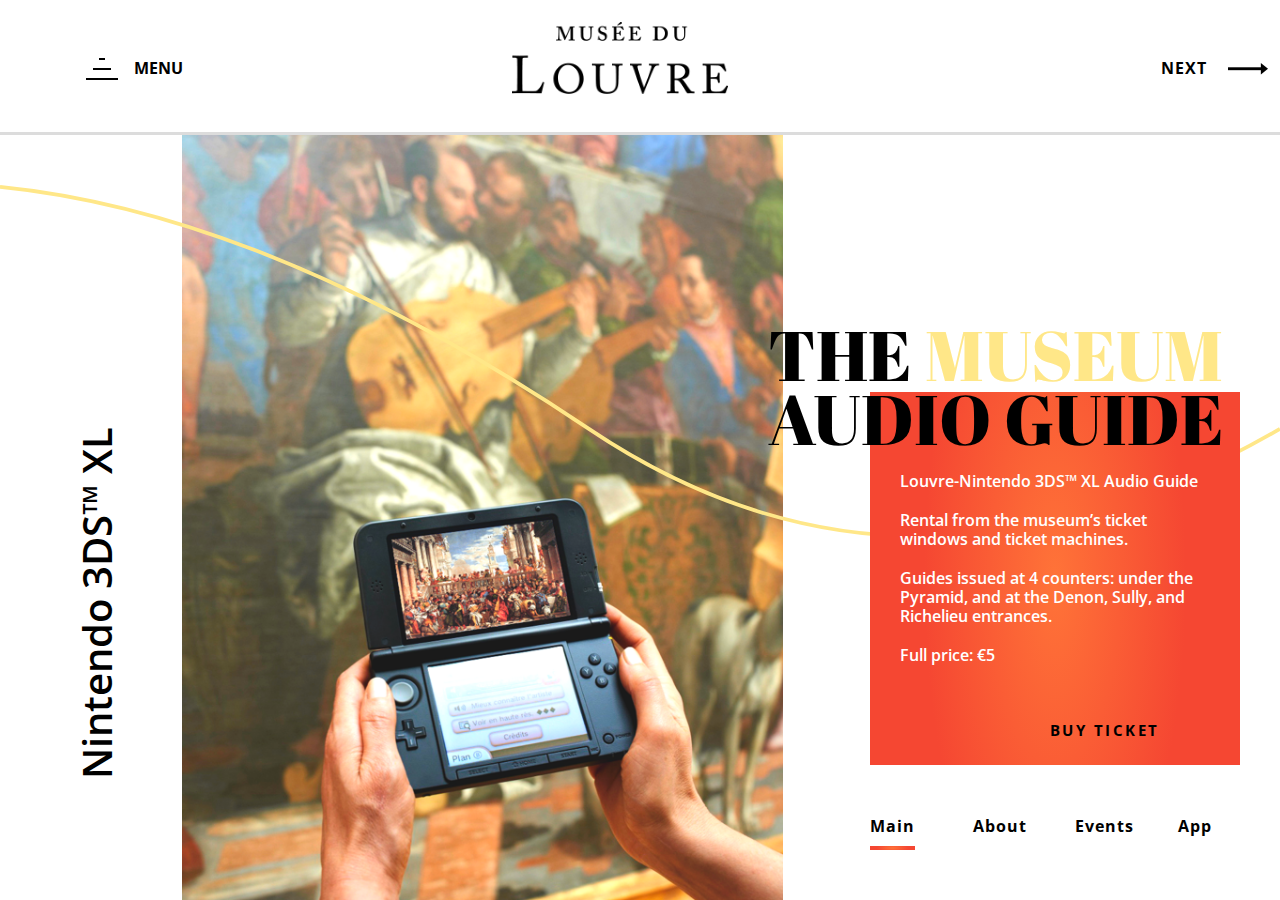
<file: index.html>
<!doctype html>
<html lang="pl">

<head>
	<meta charset="utf-8">
	<title>Musée du Louvre</title>
	<link rel="stylesheet" type="text/css" href="styles.css" />
	<link href="https://fonts.googleapis.com/css?family=Abril+Fatface" rel="stylesheet">
	<link href="https://fonts.googleapis.com/css?family=Open+Sans:400,400i,600,600i,700,700i" rel="stylesheet">
	<meta name="viewport" content="width=device-width, initial-scale=1.0">

</head>

<body>
	<main class="content">
		<header class="header__main">
			<div class="header__menu">
				<img src="./img/menu.svg" alt="menu">
				<a href="#menu">MENU</a>
			</div>
			<div class="header__logo">
				<img src="./img/logo.png" alt="Musée du Louvre">
			</div>
			<a href="about.html" class="header__next"><span>NEXT</span> <img src="./img/next.png" alt="next"></a>
		</header>

		<section class="section__container">
			<div class="view__buy-ticket">
				BUY TICKET
			</div>
			<a class="page-label page-label--is-active" href="index.html">Main</a>
			<a class="page-label" href="about.html">About</a>
			<a class="page-label" href="events.html">Events</a>
			<a class="page-label" href="app.html">App</a>
			<div class="section__aside__label">
				<h4 class="section__aside__label__nintendo">Nintendo 3DS&#8482 XL</h4>
			</div>
			<div class="section__nintendoImage">
				<img src="./img/n3ds.png" alt="nintendo">
			</div>

			<svg class="section__wave" xmlns="http://www.w3.org/2000/svg" viewBox="0 0 2380 795">
				<path d="M0 -50 Q 500 0, 1095 400 T 2380 400" stroke-width="7" stroke="#ffe788" fill="transparent" />
			</svg>
			<h3 class="section__title">THE<span> MUSEUM</span><br /> AUDIO GUIDE</h3>
			<div class="section__description__container">
				<p>Louvre-Nintendo 3DS™ XL Audio Guide</p>

				<p>Rental from the museum’s ticket windows and ticket machines.</p>

				<p>Guides issued at 4 counters:
					under the Pyramid, and at the Denon, Sully, and Richelieu entrances.</p>

				<p>Full price: €5</p>
			</div>
		</section>
	</main>
</body>


</html>




<!--
                <p>
                    Lorem ipsum dolor sit amet, consectetur adipiscing elit. In convallis dignissim metus vitae suscipit. Proin mattis sapien non magna tincidunt,
                    sed pellentesque nulla cursus. Praesent accumsan malesuada ex, sit amet aliquam augue scelerisque eu. Nunc mollis, diam ut tempus molestie,
                    leo odio molestie enim, sit amet volutpat ex mi consequat quam. Maecenas justo libero, aliquam quis nunc at, volutpat fringilla quam.
                    Nulla a sem sed leo imperdiet eleifend in quis nulla. Sed hendrerit, sapien eu finibus pharetra, nisi eros posuere nulla, eget lacinia ex
                    nisi vel ipsum. Pellentesque sit amet tortor massa. Donec a commodo quam, at congue tortor. Ut ornare eros nec urna commodo laoreet.
                    Vestibulum ante ipsum primis in faucibus orci luctus et ultrices posuere cubilia Curae; Curabitur dictum erat in neque efficitur consectetur.
                </p>
            
			<article>
                <header>
                    <h2>Lorem ipsum dwa</h2>
                    <p>13 Października 2018, <span>Paweł</span></p>
                </header>

                <a>
                    Lorem ipsum dolor sit amet, consectetur adipiscing elit. In convallis dignissim metus vitae suscipit. Proin mattis sapien non magna tincidunt,
                    sed pellentesque nulla cursus. Praesent accumsan malesuada ex, sit amet aliquam augue scelerisque eu. Nunc mollis, diam ut tempus molestie,
                    leo odio molestie enim, sit amet volutpat ex mi consequat quam. Maecenas justo libero, aliquam quis nunc at, volutpat fringilla quam.
                    Nulla a sem sed leo imperdiet eleifend in quis nulla. Sed hendrerit, sapien eu finibus pharetra, nisi eros posuere nulla, eget lacinia ex
                    nisi vel ipsum. Pellentesque sit amet tortor massa. Donec a commodo quam, at congue tortor. Ut ornare eros nec urna commodo laoreet.
                    Vestibulum ante ipsum primis in faucibus orci luctus et ultrices posuere cubilia Curae; Curabitur dictum erat in neque efficitur consectetur.
                </a>
            </article>
        

        <aside>
            <section>
                <h3>Archiwum</h3>

                <ul>
                    <li><a href="#">Kwiecień 2018 (1)</a></li>
                    <li><a href="#">Wrzesień 2018 (7)</a></li>
                    <li><a href="#">Grudzień 2017 (5)</a></li>
                </ul>
            </section>
			<section>
				<h3>Formularz kontaktowy</h3>
				
				<form action="/action_page.php">
					Imię:<br>
					<input type="text" name="firstname">
					<br>
					Nazwisko:<br>
					<input type="text" name="lastname">
					<br>
					Treść wiadomości:<br>
					<input type="text" name="words">
					<br><br>
					<input type="submit" value="Wyślij">
				</form> 
			</section>
            <section>
                <h3>Tagi</h3>

                <ul>
                    <li><a href="#">blog</a></li>
                    <li><a href="#">sport</a></li>
                </ul>
            </section>
        </aside>
    </div>

    <footer>
        <p>Jakub Szajna</a></p>
    </footer>
</body>   -->
</file>
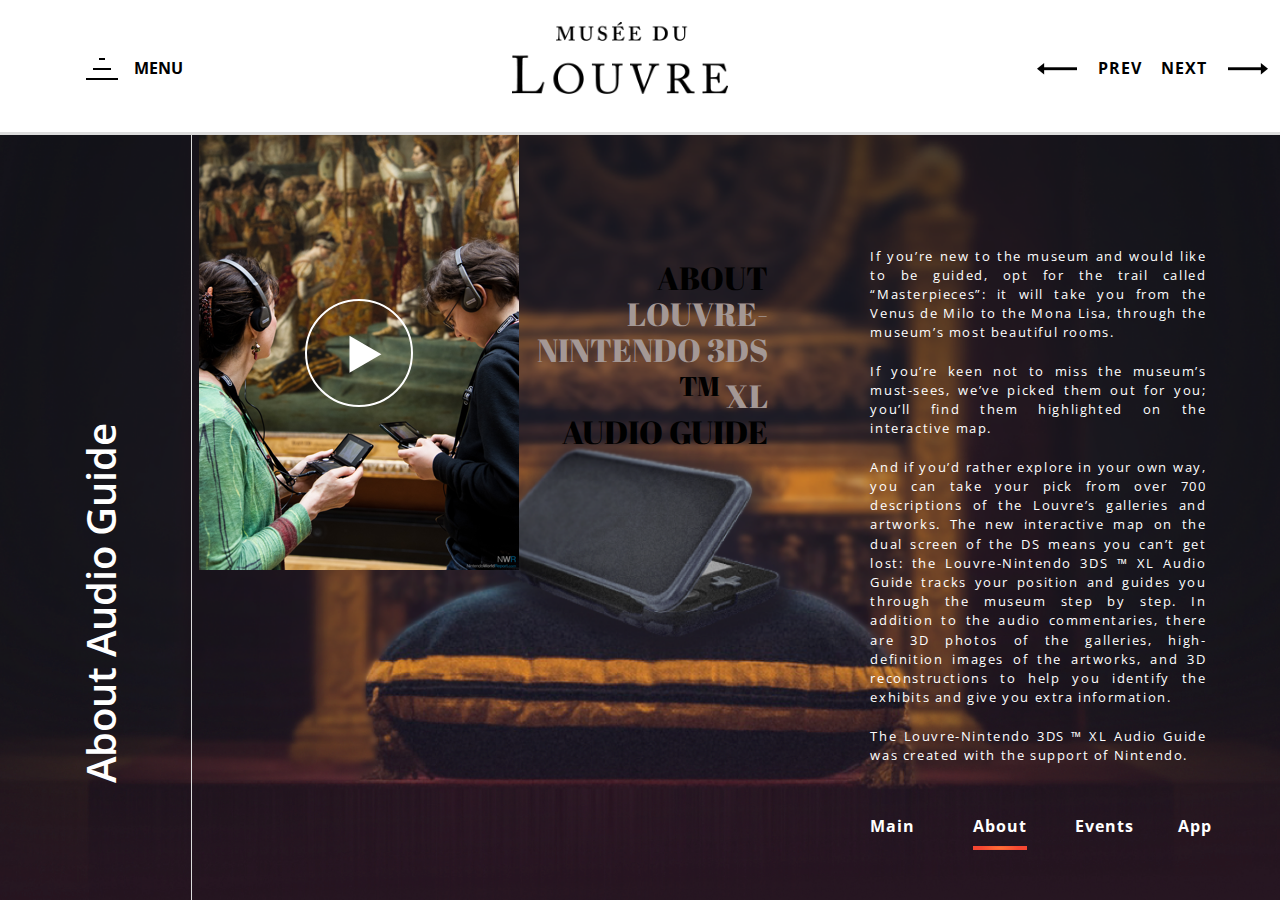
<file: about.html>
<!doctype html>
<html lang="pl">

<head>
    <meta charset="utf-8">
    <title>about-Musée du Louvre</title>
    <link rel="stylesheet" type="text/css" href="styles.css" />
    <link href="https://fonts.googleapis.com/css?family=Abril+Fatface" rel="stylesheet">
    <link href="https://fonts.googleapis.com/css?family=Open+Sans:400,400i,600,600i,700,700i" rel="stylesheet">

</head>

<body>
    <main class="content">
        <header class="header__main">
            <div class="header__menu">
                <img src="./img/menu.svg" alt="menu">
                <a href="#menu">MENU</a>
            </div>
            <div class="header__logo">
                <img src="./img/logo.png" alt="Musée du Louvre">
            </div>
            <a href="index.html" class="header__prev"><img src="./img/prev.png" alt="next"> <span>PREV</span></a>
            <a href="events.html" class="header__next"><span>NEXT</span> <img src="./img/next.png" alt="next"></a>
        </header>

        <article class="about__container view--page-about section__container">
            <a class="page-label page-label--white" href="index.html">Main</a>
            <a class="page-label page-label--white page-label--is-active" href="about.html">About</a>
            <a class="page-label page-label--white" href="events.html">Events</a>
            <a class="page-label page-label--white" href="app.html">App</a>
            <div class="section__aside__label">
                <h4 class="section__aside__label__about">About Audio Guide</h4>
            </div>
            <div class="view__video-container">
                <div class="view__video-container-inner">
                    <img src="img/video.png" class="view__video-element">
                    <img src="img/play.svg" class="view__video-play">
                </div>
            </div>
            <h3>
                About
                <span>Louvre-Nintendo 3DS <sup>TM</sup> XL</span>
                Audio Guide
            </h3>
            <div class="section__description__container__about">
                <p>If you’re new to the museum and would like to be guided, opt for the trail called “Masterpieces”:
                    it will take you from the Venus de Milo to the Mona Lisa, through the museum’s most beautiful
                    rooms.</p> </br>

                <p>If you’re keen not to miss the museum’s must-sees, we’ve picked them out for you; you’ll find
                    them highlighted on the interactive map.</p> </br>

                <p>And if you’d rather explore in your own way, you can take your pick from over 700 descriptions of
                    the Louvre’s galleries and artworks. The new interactive map on the dual screen of the DS means
                    you can’t get lost: the Louvre-Nintendo 3DS ™ XL Audio Guide tracks your position and guides you
                    through the museum step by step.
                    In addition to the audio commentaries, there are 3D photos of the galleries, high-definition
                    images of the artworks, and 3D reconstructions to help you identify the exhibits and give you
                    extra information.</p> </br>

                <p>The Louvre-Nintendo 3DS ™ XL Audio Guide was created with the support of Nintendo.</p>

            </div>
        </article>
    </main>
</body>
</file>
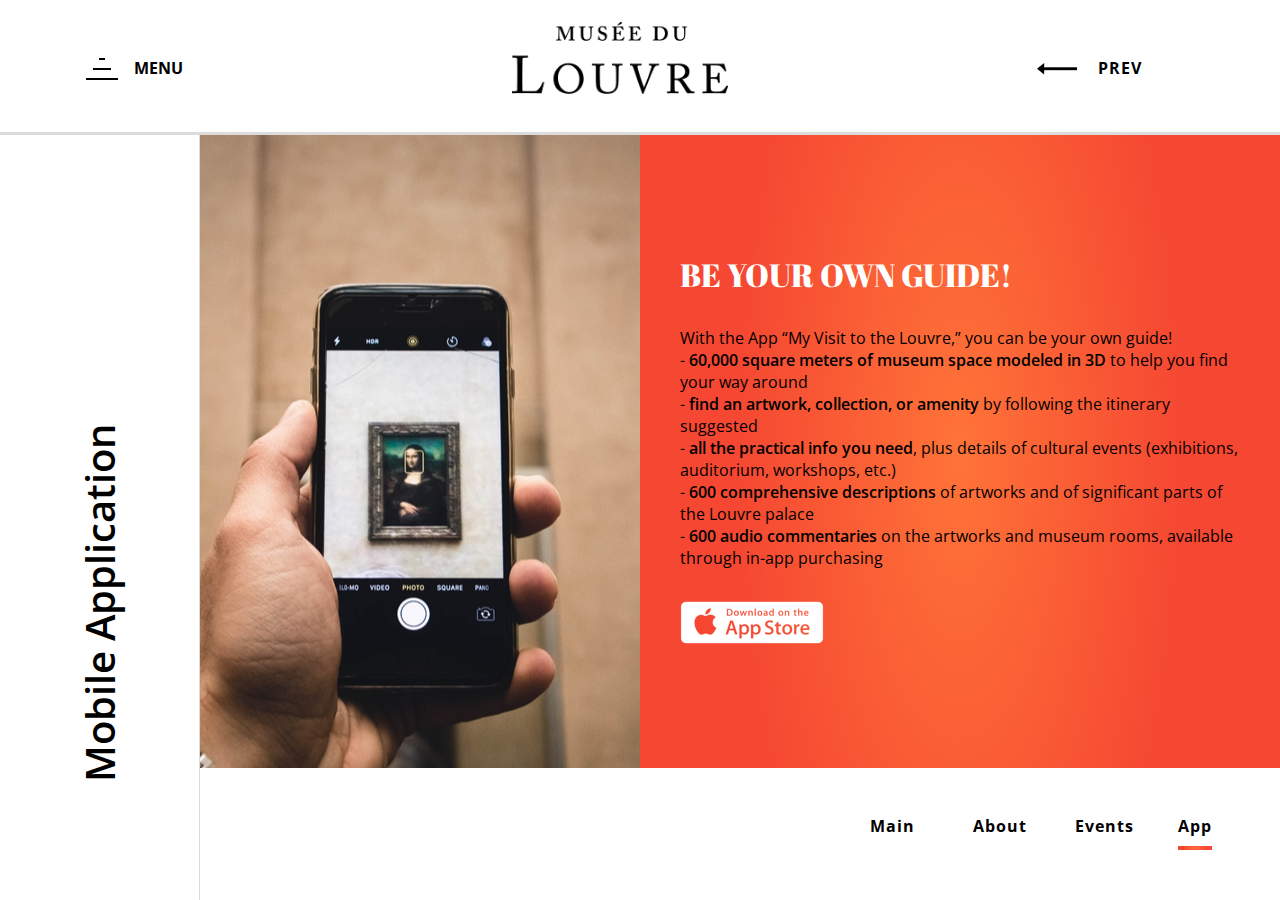
<file: app.html>
<!doctype html>
<html>

<head>
    <link rel="stylesheet" href="styles.css">
    <link href="https://fonts.googleapis.com/css?family=Abril+Fatface" rel="stylesheet">
    <link href="https://fonts.googleapis.com/css?family=Open+Sans:400,400i,700,700i" rel="stylesheet">
    <meta name="viewport" content="width=device-width, initial-scale=1.0">
</head>

<body>
    <main class="content">
        <header class="header__main">
            <div class="header__menu">
                <img src="./img/menu.svg" alt="menu">
                <a href="#menu">MENU</a>
            </div>
            <div class="header__logo">
                <img src="./img/logo.png" alt="Musée du Louvre">
            </div>
            <a href="events.html" class="header__prev"><img src="./img/prev.png" alt="next"> <span>PREV</span></a>
        </header>

        <article class="view view--page-app section__container">
            <a class="page-label--a" href="index.html">Main</a>
            <a class="page-label--a" href="about.html">About</a>
            <a class="page-label--a" href="events.html">Events</a>
            <a class="page-label--a page-label--a--is-active" href="app.html">App</a>

            <div class="section__aside__label">
                <h2 class="section__aside__label__about--app">Mobile Application</h2>
            </div>
            <div class="view__image-container">
                <img src="./img/app.png" class="app">
            </div>
            <div class="box">
                <div class="box__inner">
                    <h3>Be your own guide!</h3>
                    <p>With the App “My Visit to the Louvre,” you can be your own guide!</p>

                    <ul>
                        <li>
                            - <strong>60,000 square meters of museum space modeled in 3D</strong> to help you find
                            your
                            way around
                        </li>
                        <li>
                            - <strong>find an artwork, collection, or amenity</strong> by following the itinerary
                            suggested
                        </li>
                        <li>
                            - <strong>all the practical info you need</strong>, plus details of cultural events
                            (exhibitions, auditorium, workshops, etc.)
                        </li>
                        <li>
                            - <strong>600 comprehensive descriptions</strong> of artworks and of significant parts
                            of
                            the Louvre palace
                        </li>
                        <li>
                            - <strong>600 audio commentaries</strong> on the artworks and museum rooms, available
                            through in-app purchasing
                        </li>
                    </ul>
                    <img src="./img/appstore.png">
                </div>
            </div>
        </article>

        </div>
</body>

</html>
</file>
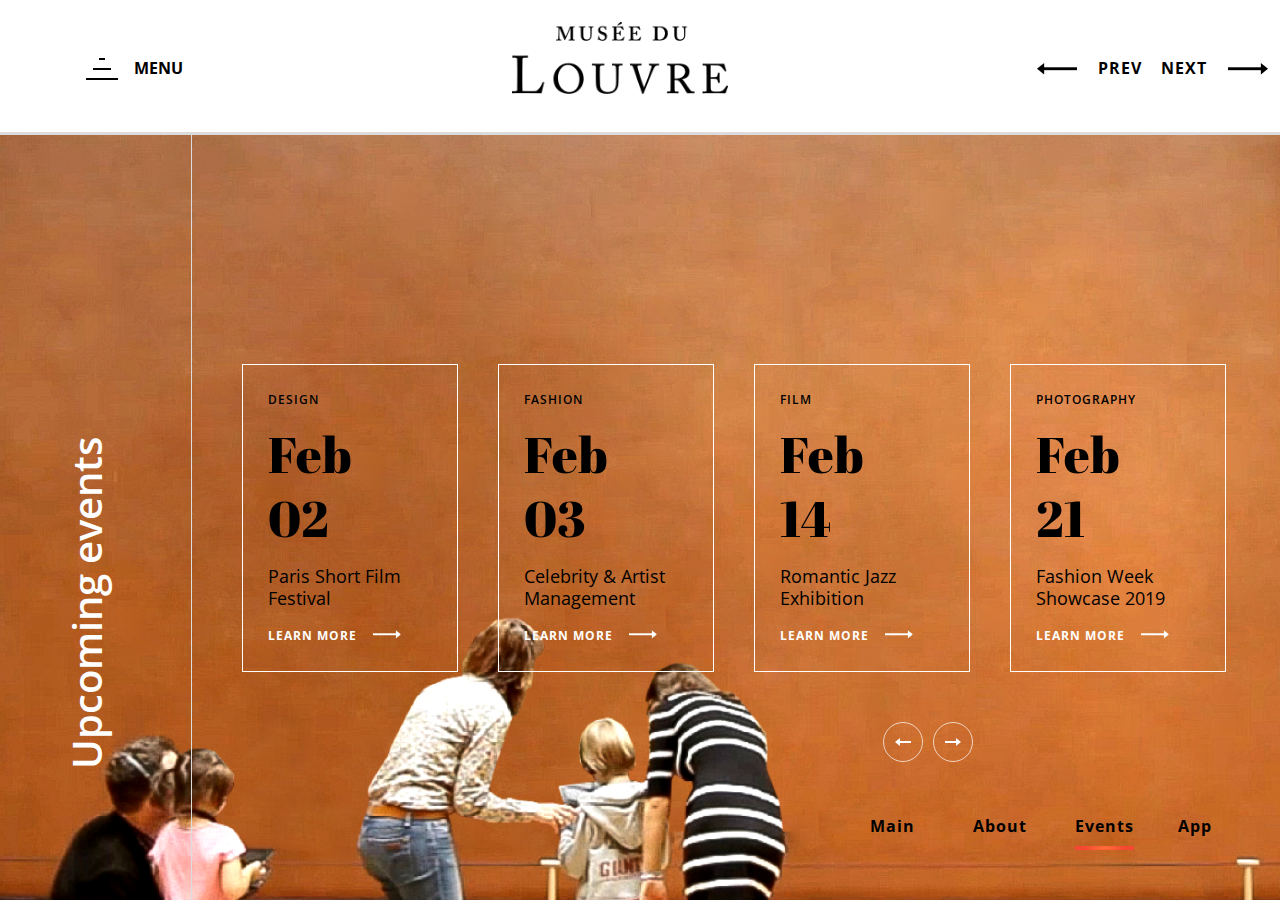
<file: events.html>
<!doctype html>
<html>

<head>
    <link rel="stylesheet" href="styles.css">
    <link href="https://fonts.googleapis.com/css?family=Abril+Fatface" rel="stylesheet">
    <link href="https://fonts.googleapis.com/css?family=Open+Sans:400,400i,700,700i" rel="stylesheet">
    <meta name="viewport" content="width=device-width, initial-scale=1.0">
</head>

<body>
    <main class="content">
        <header class="header__main">
            <div class="header__menu">
                <img src="./img/menu.svg" alt="menu">
                <a href="#menu">MENU</a>
            </div>
            <div class="header__logo">
                <img src="./img/logo.png" alt="Musée du Louvre">
            </div>
            <a href="about.html" class="header__prev"><img src="./img/prev.png" alt="next"> <span>PREV</span></a>
            <a href="app.html" class="header__next"><span>NEXT</span> <img src="./img/next.png" alt="next"></a>
        </header>

        <!-- VIEWS/PAGES -->
        <article class="view view--events section__container">
            <a class="page-label" href="index.html">Main</a>
            <a class="page-label" href="about.html">About</a>
            <a class="page-label page-label--is-active" href="events.html">Events</a>
            <a class="page-label" href="app.html">App</a>

            <div class="section__aside__label">
                <h2 class="section__aside__label__about">Upcoming events</h2>
            </div>
            <div class="view__calendar-container">
                <div class="view__calendar-container-inner">
                    <div class="view__calendar-event">
                        <div class="view__calendar-event-inner">
                            <div class="view__calendar-event-category">Design</div>
                            <div class="view__calendar-event-date">
                                Feb<br>02
                            </div>
                            <div class="view__calendar-event-description">
                                Paris Short Film Festival
                            </div>
                            <a class="view__calendar-event-more" href="#">Learn more <img src="./img/next-white.png"></a>
                        </div>
                    </div>
                    <div class="view__calendar-event">
                        <div class="view__calendar-event-inner">
                            <div class="view__calendar-event-category">Fashion</div>
                            <div class="view__calendar-event-date">
                                Feb<br>03
                            </div>
                            <div class="view__calendar-event-description">
                                Celebrity & Artist Management
                            </div>
                            <a class="view__calendar-event-more" href="#">Learn more <img src="./img/next-white.png"></a>
                        </div>
                    </div>
                    <div class="view__calendar-event">
                        <div class="view__calendar-event-inner">
                            <div class="view__calendar-event-category">Film</div>
                            <div class="view__calendar-event-date">
                                Feb<br>14
                            </div>
                            <div class="view__calendar-event-description">
                                Romantic Jazz Exhibition
                            </div>
                            <a class="view__calendar-event-more" href="#">Learn more <img src="./img/next-white.png"></a>
                        </div>
                    </div>
                    <div class="view__calendar-event">
                        <div class="view__calendar-event-inner">
                            <div class="view__calendar-event-category">Photography</div>
                            <div class="view__calendar-event-date">
                                Feb<br>21
                            </div>
                            <div class="view__calendar-event-description">
                                Fashion Week Showcase 2019
                            </div>
                            <a class="view__calendar-event-more" href="#">Learn more <img src="./img/next-white.png"></a>
                        </div>
                    </div>
                </div>
                <button class="view__calendar-button view__calendar-button--prev">
                    <img src="./img/calendar-arrow.svg">
                </button>
                <button class="view__calendar-button">
                    <img src="./img/calendar-arrow.svg">
                </button>

            </div>

        </article>
        </div>
</body>

</html>
</file>
<file: styles.css>
* {
  margin: 0;
  padding: 0;
  box-sizing: border-box;
  text-decoration: none;
  color: black;
}


content {
  width: 100vw;
  height: 100vw;
  overflow: hidden;
}

/* Header */

.header__main {
  height: 15vh;
  width: 100%;
  border-bottom: 3px solid gainsboro;
  text-align: center;
  font-family: Open Sans;
  font-size: 16px;
  font-weight: 700;
  display: grid;
  grid-template-columns: 20% 20% 20% 10% 10% 10% 10%;
}

.header__menu {
  height: 100%;
  left: 0;
  width: 100%;
  line-height: 15vh;
  grid-column: 1;
}

.header__menu a,
.header__menu img {
  padding-left: 5%;
  vertical-align: middle;
}

.header__nav {
  height: 100%;
  right: 0;
  width: 15%;
  line-height: 15vh;
}



.header__logo {
  width: 70%;
  grid-column: 3;
}

.header__logo img {
  height: 8vh;
  margin-top: 22px;

}


/* Section */

.section__container {
  position: relative;
  font-family: Open Sans, sans-serif;
}

.section__aside__label {
  border-right: 1px solid gainsboro;
  top: 15vh;
  height: 85vh;
  width: 100%;
}

.section__aside__label__nintendo {
  position: absolute;
  font-family: Open Sans;
  font-size: 40px;
  font-weight: 600;
  transform: rotate(-90deg);
  bottom: 30vh;
  left: -80px;
}

.section__container {
  display: grid;
  grid-template-columns: 15% 25% 20% 8% 8% 8% 8% 8%;
  grid-auto-columns: min-content;
  height: 85vh;
  width: 100%;
}

.section__nintendoImage img {
  position: absolute;
  grid-column: 2;
  height: 85vh;
  left: -10px;
}

.section__container h3 {
  grid-column: 4 / span 5;
  grid-row: 1;
  color: #000000;
  font-family: 'Abril Fatface', cursive;
  font-size: 5.5vw;
  font-weight: normal;
  line-height: 5vw;
  text-align: left;
  text-transform: uppercase;
  margin-bottom: 50vh;
  align-self: flex-end;
  position: relative;
  z-index: 1;
}


.section__wave {
  grid-column: 1 /span 8;
  grid-row: 1 / span 3;
  margin-top: -10vh;
  height: 100%;
  width: 100%;
  position: absolute;
}

.section__container h3 span {
  color: #ffe788;
  display: inline;
}

.section__description__container {
  background-image: radial-gradient(35.4% 100%, #FF7338 0%, #F54732 100%);
  color: #FFFFFF;
  grid-column: 5;
  grid-row: 1;
  position: relative;
  width: 370px;
  align-self: flex-end;
  padding: 5rem 1.875rem;
  font-size: 1rem;
  font-weight: 600;
  line-height: 1.25rem;
  margin-bottom: 15vh;
}

.section__description__container p {
  color: #FFFFFF;
  font-family: Open Sans, sans-serif;
  font-size: 16px;
  font-weight: 600;
  line-height: 19px;
  width: 300px;
  text-align: left;
  grid-column: 5 / span 3;
}

.section__description__container p {
  margin: 0 0 20px 0;
}

/* Page label */

.page-label {
  z-index: 1000;
  order: 1;
  cursor: pointer;
  grid-column: 5;
  align-self: flex-end;
  justify-content: flex-end;
  margin: 0 0 3.125rem 0;
  font-weight: bold;
  font-size: 1rem;
  line-height: 1rem;
  letter-spacing: calc(1 / 16 * 1rem);
  width: fit-content;
  transition: .3s ease all;
  text-decoration: none;
  color: #000000;
  left: -100px;
}

@media (max-width: 768px) {
  .page-label {
    display: none;
  }
}

.page-label--white {
  color: #FFFFFF;
}

.page-label:after {
  width: 100%;
  height: 4px;
  background: radial-gradient(35.4% 100%, #FF7338 0%, #F54732 100%);
  display: block;
  margin: 12px 0 0 0;
  content: '';
  transition: .3s ease all;
  opacity: 0;
}

.page-label--black-border:after {
  background: #000000;
}

.page-label:hover:after,
.page-label--is-active:after {
  opacity: 1;
}

.page-label:nth-of-type(1) {
  grid-column: 5;
  grid-row: 1;
}

.page-label:nth-of-type(2) {
  grid-column: 6;
  grid-row: 1;
}

.page-label:nth-of-type(3) {
  grid-column: 7;
  grid-row: 1;
}

.page-label:nth-of-type(4) {
  grid-column: 8;
  grid-row: 1;
}


.page-label--a {
  z-index: 1000;
  order: 1;
  cursor: pointer;
  grid-column: 5;
  align-self: flex-end;
  justify-content: flex-end;
  margin: 0 0 3.125rem 0;
  font-weight: bold;
  font-size: 1rem;
  line-height: 1rem;
  letter-spacing: calc(1 / 16 * 1rem);
  width: fit-content;
  transition: .3s ease all;
  text-decoration: none;
  color: #000000;
  left: -100px;
}

@media (max-width: 768px) {
  .page-label--a {
    display: none;
  }
}

.page-label--a:after {
  width: 100%;
  height: 4px;
  background: radial-gradient(35.4% 100%, #FF7338 0%, #F54732 100%);
  display: block;
  margin: 12px 0 0 0;
  content: '';
  transition: .3s ease all;
  opacity: 0;
}

.page-label--black-border:after {
  background: #000000;
}

.page-label--a:hover:after,
.page-label--a--is-active:after {
  opacity: 1;
}

.page-label--a:nth-of-type(1) {
  grid-column: 6;
}

.page-label--a:nth-of-type(2) {
  grid-column: 7;
}

.page-label--a:nth-of-type(3) {
  grid-column: 8;
}

.page-label--a:nth-of-type(4) {
  grid-column: 9;
}



.section__container .view__buy-ticket {
  grid-column: 5 / span 3;
  grid-row: 1;
  font-size: 1.2vw;
  font-weight: 700;
  letter-spacing: 2.5px;
  margin-top: 65vh;
  margin-left: 14vw;
  z-index: 2;
}

@media (max-width: 768px) {
  .section__container .view__buy-ticket {
    font-size: 1.5rem;
    grid-column: 1;
    margin: 0 0 0px 0;
    justify-self: center;
    line-height: 116px;
  }
}

/* Page next/prev */

.header__prev,
.header__next {
  z-index: 1000;
  order: 1;
  cursor: pointer;
  align-self: center;
  justify-content: flex-end;
  font-size: 1rem;
  line-height: 1rem;
  letter-spacing: calc(1 / 16 * 1rem);
  font-weight: bold;
  text-decoration: none;
  color: #000000;
  text-transform: uppercase;
  height: 100%;
  right: 0;
  width: 100%;
  line-height: 15vh;
}


.header__next {
  grid-column: 7;
}

.header__prev {
  grid-column: 6;
}



@media (max-width: 768px) {
  .header__prev {
    grid-column: 1 / span 7;
    justify-self: flex-start;
    margin: 0 0 0 30px;
  }
}

@media (max-width: 768px) {
  .header__next {
    grid-column: 1 / span 7;
    grid-row: 1;
    justify-self: flex-end;
    margin: 0 30px 0 0;
  }
}

.header__prev img,
.header__next img,
.header__prev span,
.header__next span {
  vertical-align: middle;
  padding-left: 5%;
  padding-right: 5%;
}


@media (max-width: 768px) {

  .header__prev img,
  .header__next img {
    width: 30px;
  }
}

/* About page */

.view--page-about {
  background: #281723 url('img/bg.png') no-repeat center center fixed;
  background-size: cover;
  color: #FFFFFF;
}

@media (max-width: 768px) {
  .view--page-about {
    background: #000000;
  }
}

.view--page-about .view__title {
  color: #FFFFFF;
}

.view--page-about .view__video-container {
  grid-column: 2 / span 3;
  grid-row: 1;
  max-height: 100%;
  max-width: 100%;
  width: 665px;
  margin: 0 auto;
}

@media (max-width: 768px) {
  .view--page-about .view__video-container {
    grid-column: 1;
    grid-row: 1;
    width: calc(100% - 4rem);
    margin: 80px 2rem 0 2rem;
  }
}

.view--page-about .view__video-container-inner {
  display: inline-flex;
  position: relative;
  max-width: 100%;
  overflow: hidden;
}

@media (max-width: 768px) {
  .view--page-about .view__video-container-inner {
    display: block;
    padding-top: 62.5%;
  }
}

.view--page-about .view__video-container-inner .view__video-element {
  max-width: 100%;
  height: auto;
}

@media (max-width: 768px) {
  .view--page-about .view__video-container-inner .view__video-element {
    position: absolute;
    top: 50%;
    left: 50%;
    transform: translate(-50%, -50%);
  }
}

.view--page-about .view__video-container-inner .view__video-play {
  position: absolute;
  top: 50%;
  left: 50%;
  transform: translate(-50%, -50%);
  cursor: pointer;
}

.view--page-about .view__video-container .video {
  max-height: 100%;
}

.view--page-about h3 {
  grid-column: 3;
  grid-row: 1;
  text-align: right;
  font-family: 'Abril Fatface', cursive;
  font-weight: 400;
  font-size: 2rem;
  line-height: 2.25rem;
}

@media (max-width: 768px) {
  .view--page-about h3 {
    grid-column: 1;
    padding: 62.5% 2rem 0 2rem;
    margin: 80px 0 0 0;
    text-align: left;
    font-size: 1.4rem;
  }
}

.view--page-about h3 span {
  display: block;
  color: #a49895;
}

@media (max-width: 768px) {
  .view--page-about h3 span {
    display: inline;
  }
}

.view--page-about .box {
  grid-column: 6 / span 3;
  grid-row: 1 / span 2;
  display: flex;
  flex-direction: column;
  align-items: center;
  justify-content: center;
  padding: 0 5rem 0 0;
  color: #FFFFFF;
  font-size: 1rem;
  letter-spacing: 0.1rem;
  line-height: 1.2rem;
  text-align: justify;
}

@media (max-width: 1366px) {
  .view--page-about .box {
    font-size: 0.8125rem;
    padding: 0 4rem 0 0;
  }
}

@media (max-width: 768px) {
  .view--page-about .box {
    grid-column: 1;
    grid-row: 2;
    text-align: left;
    font-size: 1rem;
    padding: 0 2rem;
    font-weight: 400;
    letter-spacing: 0.1rem;
    line-height: 1.2rem;
  }
}



@media (max-width: 768px) {
  .about__container {
    grid-template-columns: 100%;
    grid-template-rows: auto;
    border: none;
  }
}

.section__description__container__about {
  grid-column: 6;
  grid-row: 1;
  position: relative;
  width: 400px;
  align-self: flex-end;
  font-size: 1rem;
  font-weight: 400;
  line-height: 1.25rem;
  margin-bottom: 15vh;
  color: white;
}

.view__video-container {
  grid-column: 2 / span 3;
  grid-row: 1;
  max-height: 100%;
  max-width: 100%;
  width: 665px;
  margin: 0 auto;
}

@media (max-width: 768px) {
  .view__video-container {
    grid-column: 1;
    grid-row: 1;
    width: calc(100% - 4rem);
    margin: 80px 2rem 0 2rem;
  }
}

.view__video-container-inner {
  display: inline-flex;
  position: relative;
  max-width: 100%;
  overflow: hidden;
}

@media (max-width: 768px) {
  .view__video-container-inner {
    display: block;
    padding-top: 62.5%;
  }
}

.view__video-container-inner .view__video-element {
  max-width: 100%;
  height: auto;
}

@media (max-width: 768px) {
  .view__video-container-inner .view__video-element {
    position: absolute;
    top: 50%;
    left: 50%;
    transform: translate(-50%, -50%);
  }
}

.view__video-container-inner .view__video-play {
  position: absolute;
  top: 50%;
  left: 50%;
  transform: translate(-50%, -50%);
  cursor: pointer;
}

.view__video-container .video {
  max-height: 100%;
}

.view--page-about .section__description__container__about {
  grid-column: 5 / span 4;
  display: flex;
  flex-direction: column;
  align-items: center;
  justify-content: center;
  font-size: 1rem;
  letter-spacing: 0.1rem;
  line-height: 1.2rem;
  text-align: justify;
}

.view--page-about .section__description__container__about p {
  color: white;
}

@media (max-width: 1366px) {
  .view--page-about .section__description__container__about {
    font-size: 0.8125rem;
    padding: 0 4rem 0 0;
  }
}

@media (max-width: 768px) {
  .view--page-about .section__description__container__about {
    grid-column: 1;
    text-align: left;
    font-size: 1rem;
    padding: 0 2rem;
    font-weight: 400;
    letter-spacing: 0.1rem;
    line-height: 1.2rem;
  }
}

.section__aside__label__about {
  position: absolute;
  font-family: Open Sans;
  font-size: 40px;
  font-weight: 600;
  transform: rotate(-90deg);
  bottom: 30vh;
  left: -80px;
  color: white;
}

.section__aside__label__about--app {
  position: absolute;
  font-family: Open Sans;
  font-size: 40px;
  font-weight: 600;
  transform: rotate(-90deg);
  bottom: 30vh;
  left: -80px;
  color: black;
}

/* THIRD VIEW */

.view--events {
  background: url('./img/bg2.png') no-repeat center center fixed;
  background-size: cover;
  color: #FFFFFF;
}

.view--events .view__calendar-container {
  margin: auto 0 auto 50px;
  grid-column: 2 / span 4;
  grid-row: 1 / span 2;
  position: relative;
}

@media (max-width: 768px) {
  .view--events .view__calendar-container {
    grid-column: 1;
    grid-row: 1;
    margin: 80px 0 0 2rem;
  }
}

.view--events .view__calendar-container-inner {
  display: flex;
  justify-content: space-between;
  align-items: stretch;
  align-self: flex-start;
  min-width: 1024px;
}

.view--events .view__calendar-event {
  display: flex;
  align-items: stretch;
  justify-content: stretch;
  width: 15.625rem;
  margin-right: 2.5rem;
}

@media (max-width: 768px) {
  .view--events .view__calendar-event {
    margin-right: 2rem;
  }
}

.view--events .view__calendar-event-inner {
  border: 1px solid #FFFFFF;
  padding: 1.5625rem;
  width: 100%;
  display: flex;
  flex-direction: column;
}

.view--events .view__calendar-event-category {
  color: #000000;
  font-size: 0.75rem;
  font-weight: 600;
  letter-spacing: 0.0625rem;
  line-height: 1.25rem;
  text-align: left;
  text-transform: uppercase;
}

.view--events .view__calendar-event-date {
  font-family: 'Abril Fatface', cursive;
  font-size: 3.125rem;
  font-weight: 400;
  line-height: 4rem;
  text-align: left;
  color: #000000;
  margin: 0.75rem 0 0 0;
}

.view--events .view__calendar-event-description {
  color: #000000;
  font-size: 1.125rem;
  font-weight: 400;
  line-height: 1.375rem;
  text-align: left;
  margin: 0.9375rem 0 0 0;
}

.view--events .view__calendar-event-more {
  color: #FFFFFF;
  text-decoration: none;
  display: inline-block;
  margin: 1.0625rem 0 0 0;
  font-size: 0.75rem;
  font-weight: bold;
  letter-spacing: 0.0625rem;
  line-height: 1.25rem;
  text-transform: uppercase;
  justify-self: flex-end;
}

.view--events .view__calendar-event-more img {
  vertical-align: middle;
  width: 32px;
  margin: -3px 0 0 10px;
}

.view--events .view__calendar-button {
  position: absolute;
  bottom: -90px;
  right: 0;
  padding: 0;
  height: 40px;
  width: 40px;
  border: none;
  background: transparent;
  cursor: pointer;
}

@media (max-width: 768px) {
  .view--events .view__calendar-button {
    display: none;
  }
}

.view--events .view__calendar-button.view__calendar-button--prev {
  right: 50px;
  transform: rotate(180deg);
}

.view--events .view__calendar-button img {
  height: 40px;
  width: 40px;
}

/* App */

.view--page-app {
  grid-template-columns: 12.5rem calc(20% - 12.5rem) 20% 10% 18% 8% 8% 8% 8%;
  grid-template-rows: 132px auto 8.25rem;
}

@media (max-width: 768px) {
  .view--page-app {
    grid-template-columns: 100%;
    grid-template-rows: auto;
    border: none;
  }

  .view--page-app .view__title {
    color: #FFFFFF;
  }
}

.view--page-app .view__image-container {
  grid-column: 2 / span 3;
  grid-row: 1 / span 2;
  height: 100%;
  width: 100%;
  overflow: hidden;
  position: relative;
}

@media (max-width: 768px) {
  .view--page-app .view__image-container {
    display: none;
  }
}

.view--page-app .view__image-container img {
  height: auto;
  width: auto;
  min-height: 100%;
  min-width: 100%;
  position: absolute;
  top: 50%;
  left: 50%;
  transform: translate(-50%, -50%);
}

.view--page-app .box {
  background-image: radial-gradient(35.4% 100%, #FF7338 0%, #F54732 100%);
  color: #FFFFFF;
  grid-column: 5 / span 5;
  grid-row: 1 / span 2;
  position: relative;
  align-self: flex-end;
  padding: 0 1.875rem;
  font-size: 1.125rem;
  font-weight: 400;
  line-height: 1.375rem;
  height: 100%;
  display: flex;
  align-items: center;
  justify-content: center;
  flex-direction: column;
}

@media (max-width: 1366px) {
  .view--page-app .box {
    font-size: 1rem;
  }
}

@media (max-width: 768px) {
  .view--page-app .box {
    grid-column: 1 / span 6;
    grid-row: 1 / span 3;
    height: auto;
    padding: 1.875rem;
    align-self: flex-start;
  }
}

.view--page-app .box__inner {
  max-width: 35rem;
}

@media (max-width: 768px) {
  .view--page-app .box__inner {
    display: flex;
    flex-direction: column;
    align-items: center;
  }
}

.view--page-app .box h3 {
  color: #FFFFFF;
  font-family: 'Abril Fatface', cursive;
  font-size: 2rem;
  font-weight: 900;
  line-height: 2.5rem;
  font-weight: 400;
  margin: 0 0 3.125rem 0;
}

@media (max-width: 1366px) {
  .view--page-app .box h3 {
    margin: 0 0 2rem 0;
  }
}

@media (max-width: 768px) {
  .view--page-app .box h3 {
    order: 1;
    font-size: 1.125rem;
    line-height: 1.125rem;
    margin: 0 0 15px 0;
  }
}

.view--page-app .box ul {
  margin: 0 0 2.8125rem 0;
}

@media (max-width: 1366px) {
  .view--page-app .box ul {
    margin: 0 0 2rem 0;
  }
}

.view--page-app .box ul,
.view--page-app .box ul li {
  padding: 0px;
  list-style-type: none;
}

.view--page-app .box ul li strong {
  font-weight: 600;
}

@media (max-width: 768px) {

  .view--page-app .box p,
  .view--page-app .box ul {
    order: 1;
  }

  .view--page-app .box img {
    order: 0;
    margin: 54px auto 30px auto;
    width: 108px;
  }
}
</file>
